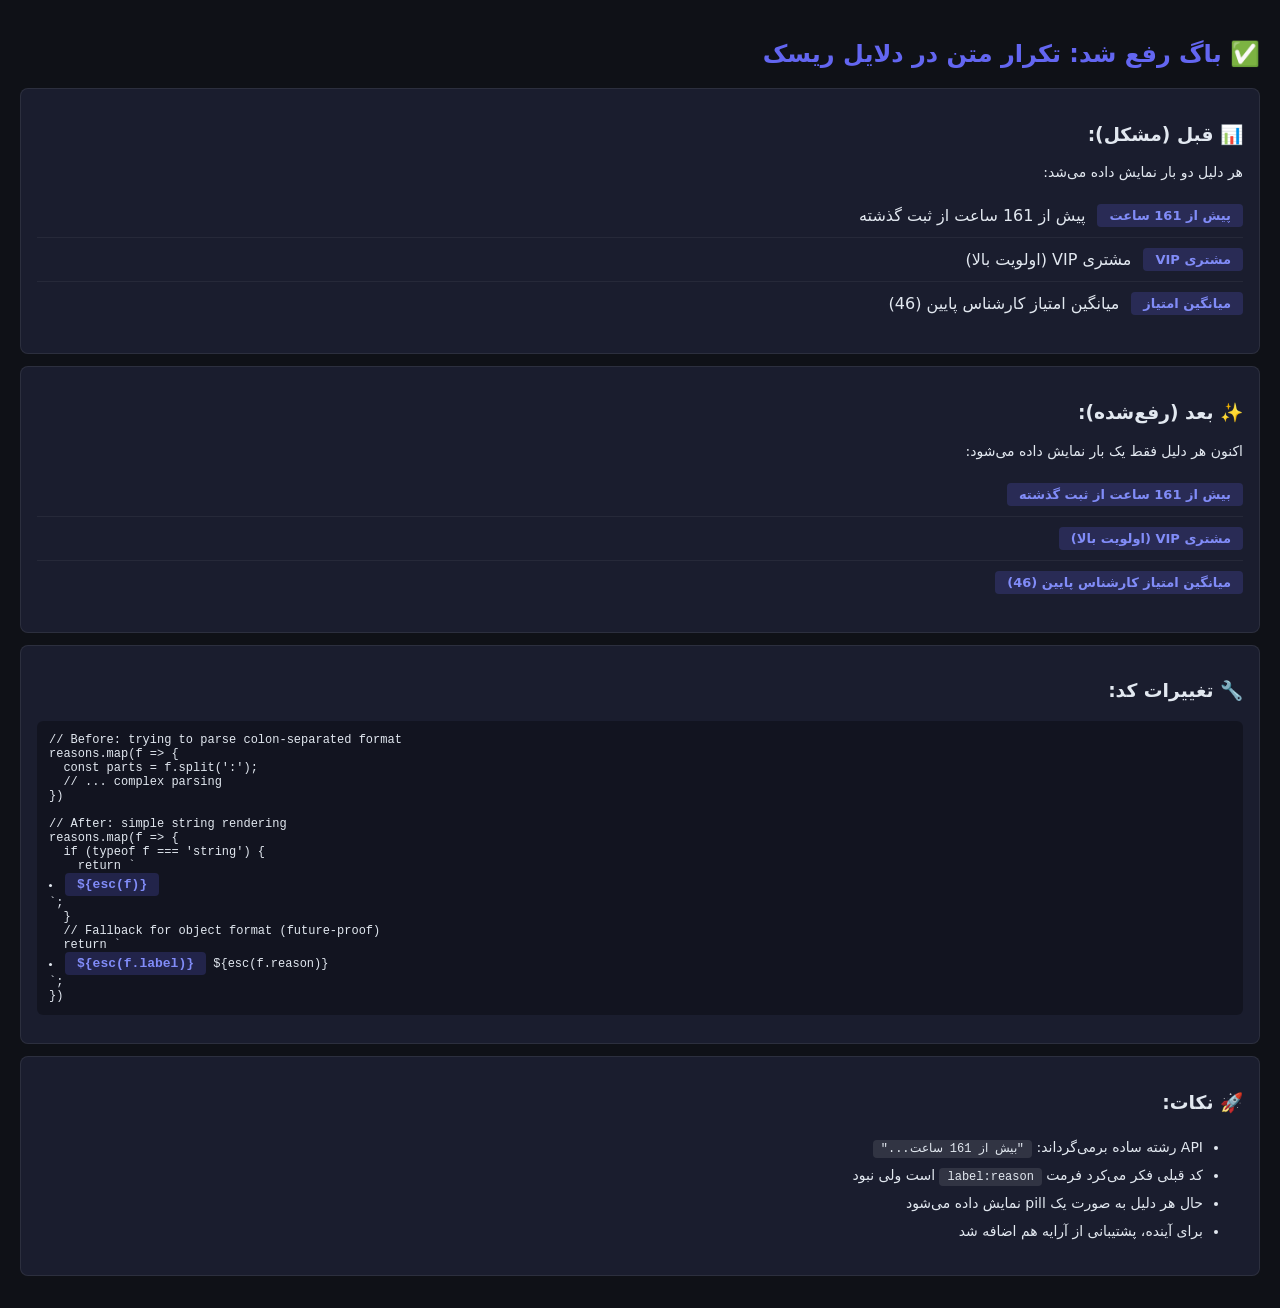
<file: static/bugfix-rec.html>
<!DOCTYPE html>
<html lang="fa" dir="rtl">
<head>
<meta charset="UTF-8">
<meta name="viewport" content="width=device-width, initial-scale=1.0">
<title>تست رفع باگ - پیشنهادات QA</title>
<style>
body { font-family: system-ui; background: #0f1117; color: #e2e8f0; margin: 0; padding: 20px; }
.card { background: #1a1d2e; border: 1px solid rgba(255,255,255,0.08); border-radius: 8px; padding: 16px; margin-bottom: 12px; }
h2 { color: #6366f1; }
.factor-pill { display: inline-block; padding: 4px 12px; border-radius: 4px; background: rgba(99,102,241,0.2); color: #818cf8; font-size: 13px; font-weight: 600; }
.factors { list-style: none; padding: 0; margin: 12px 0; }
.factors li { padding: 10px 0; border-bottom: 1px solid rgba(255,255,255,0.05); display: flex; align-items: center; gap: 12px; }
.factors li:last-child { border-bottom: none; }
.ok { color: #22c55e; }
.fail { color: #ef4444; }
code { background: rgba(255,255,255,0.1); padding: 2px 8px; border-radius: 4px; font-size: 12px; }
pre { background: rgba(0,0,0,0.3); padding: 12px; border-radius: 6px; font-size: 12px; overflow-x: auto; direction: ltr; text-align: left; }
</style>
</head>
<body>
<h2>✅ باگ رفع شد: تکرار متن در دلایل ریسک</h2>
<div class="card">
<h3>📊 قبل (مشکل):</h3>
<p style="color: var(--text-muted); font-size: 14px;">هر دلیل دو بار نمایش داده می‌شد:</p>
<ul class="factors">
<li><span class="factor-pill">پیش از 161 ساعت</span> پیش از 161 ساعت از ثبت گذشته</li>
<li><span class="factor-pill">مشتری VIP</span> مشتری VIP (اولویت بالا)</li>
<li><span class="factor-pill">میانگین امتیاز</span> میانگین امتیاز کارشناس پایین (46)</li>
</ul>
</div>
<div class="card">
<h3>✨ بعد (رفع‌شده):</h3>
<p style="color: var(--text-muted); font-size: 14px;">اکنون هر دلیل فقط یک بار نمایش داده می‌شود:</p>
<ul class="factors">
<li><span class="factor-pill">بیش از 161 ساعت از ثبت گذشته</span></li>
<li><span class="factor-pill">مشتری VIP (اولویت بالا)</span></li>
<li><span class="factor-pill">میانگین امتیاز کارشناس پایین (46)</span></li>
</ul>
</div>
<div class="card">
<h3>🔧 تغییرات کد:</h3>
<pre>// Before: trying to parse colon-separated format
reasons.map(f => {
  const parts = f.split(':');
  // ... complex parsing
})

// After: simple string rendering
reasons.map(f => {
  if (typeof f === 'string') {
    return `<li><span class="factor-pill">${esc(f)}</span></li>`;
  }
  // Fallback for object format (future-proof)
  return `<li><span class="factor-pill">${esc(f.label)}</span> <span>${esc(f.reason)}</span></li>`;
})</pre>
</div>
<div class="card">
<h3>🚀 نکات:</h3>
<ul style="color: var(--text-muted); font-size: 14px; line-height: 2">
<li>API رشته ساده برمی‌گرداند: <code>"بیش از 161 ساعت..."</code></li>
<li>کد قبلی فکر می‌کرد فرمت <code>label:reason</code> است ولی نبود</li>
<li>حال هر دلیل به صورت یک pill نمایش داده می‌شود</li>
<li>برای آینده، پشتیبانی از آرایه هم اضافه شد</li>
</ul>
</div>
</body>
</html>
</file>
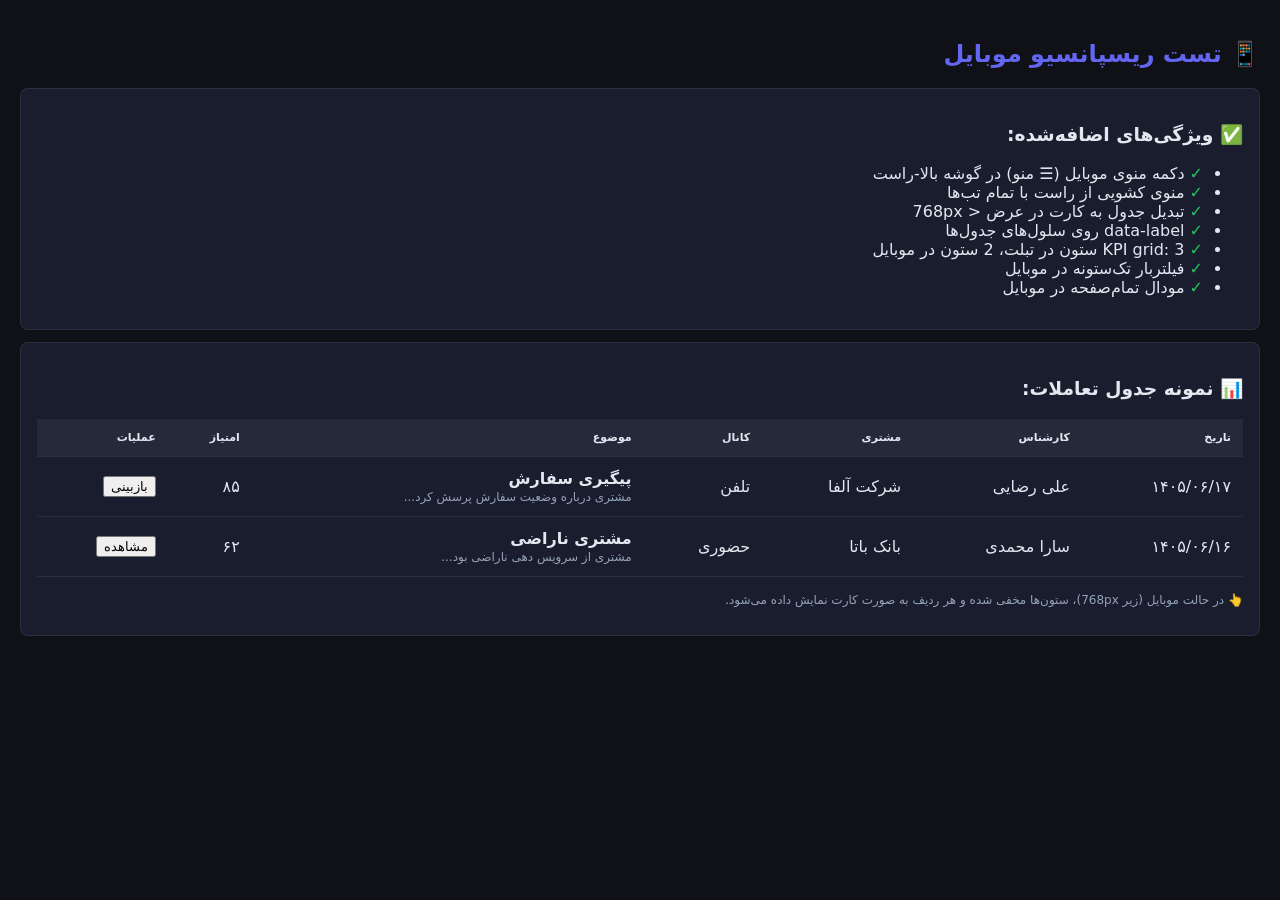
<file: static/mobile-test.html>
<!DOCTYPE html>
<html lang="fa" dir="rtl">
<head>
<meta charset="UTF-8">
<meta name="viewport" content="width=device-width, initial-scale=1.0">
<title>تست موبایل - کیفیت‌سنج CRM</title>
<style>
body { font-family: system-ui; background: #0f1117; color: #e2e8f0; margin: 0; padding: 20px; }
.card { background: #1a1d2e; border: 1px solid rgba(255,255,255,0.08); border-radius: 8px; padding: 16px; margin-bottom: 12px; }
h2 { color: #6366f1; }
.test-item { padding: 12px; border-bottom: 1px solid rgba(255,255,255,0.05); }
.ok { color: #22c55e; }
.fail { color: #ef4444; }
table { width: 100%; border-collapse: collapse; margin: 16px 0; }
th, td { padding: 12px; text-align: right; border-bottom: 1px solid rgba(255,255,255,0.08); }
th { background: rgba(255,255,255,0.05); font-size: 11px; text-transform: uppercase; }
tr:hover { background: rgba(99,102,241,0.04); }
@media (max-width: 768px) {
  thead { display: none; }
  tr, td { display: block; }
  td { padding: 8px 0; position: relative; padding-right: 45%; }
  td:before { content: attr(data-label); position: absolute; right: 0; width: 40%; font-weight: 600; color: #94a3b8; font-size: 12px; }
}
</style>
</head>
<body>
<h2>📱 تست ریسپانسیو موبایل</h2>
<div class="card">
<h3>✅ ویژگی‌های اضافه‌شده:</h3>
<ul>
<li><span class="ok">✓</span> دکمه منوی موبایل (☰ منو) در گوشه بالا-راست</li>
<li><span class="ok">✓</span> منوی کشویی از راست با تمام تب‌ها</li>
<li><span class="ok">✓</span> تبدیل جدول به کارت در عرض < 768px</li>
<li><span class="ok">✓</span> data-label روی سلول‌های جدول‌ها</li>
<li><span class="ok">✓</span> KPI grid: 3 ستون در تبلت، 2 ستون در موبایل</li>
<li><span class="ok">✓</span> فیلتربار تک‌ستونه در موبایل</li>
<li><span class="ok">✓</span> مودال تمام‌صفحه در موبایل</li>
</ul>
</div>
<div class="card">
<h3>📊 نمونه جدول تعاملات:</h3>
<table class="data-table">
<thead><tr><th>تاریخ</th><th>کارشناس</th><th>مشتری</th><th>کانال</th><th>موضوع</th><th>امتیاز</th><th>عملیات</th></tr></thead>
<tbody>
<tr>
<td data-label="تاریخ">۱۴۰۵/۰۶/۱۷</td>
<td data-label="کارشناس">علی رضایی</td>
<td data-label="مشتری">شرکت آلفا</td>
<td data-label="کانال"><span class="pill pill-muted">تلفن</span></td>
<td data-label="موضوع"><b>پیگیری سفارش</b><div style="color:#94a3b8;font-size:12px;margin-top:2px">مشتری درباره وضعیت سفارش پرسش کرد...</div></td>
<td data-label="امتیاز"><span class="pill pill-good">۸۵</span></td>
<td data-label="عملیات" class="row-actions"><button class="btn btn-sm btn-primary">بازبینی</button></td>
</tr>
<tr>
<td data-label="تاریخ">۱۴۰۵/۰۶/۱۶</td>
<td data-label="کارشناس">سارا محمدی</td>
<td data-label="مشتری">بانک باتا</td>
<td data-label="کانال"><span class="pill pill-info">حضوری</span></td>
<td data-label="موضوع"><b>مشتری ناراضی</b><div style="color:#94a3b8;font-size:12px;margin-top:2px">مشتری از سرویس دهی ناراضی بود...</div></td>
<td data-label="امتیاز"><span class="pill pill-warning">۶۲</span></td>
<td data-label="عملیات" class="row-actions"><button class="btn btn-sm">مشاهده</button></td>
</tr>
</tbody>
</table>
<p style="font-size:12px;color:#94a3b8">👆 در حالت موبایل (زیر 768px)، ستون‌ها مخفی شده و هر ردیف به صورت کارت نمایش داده می‌شود.</p>
</div>
</body>
</html>
</file>
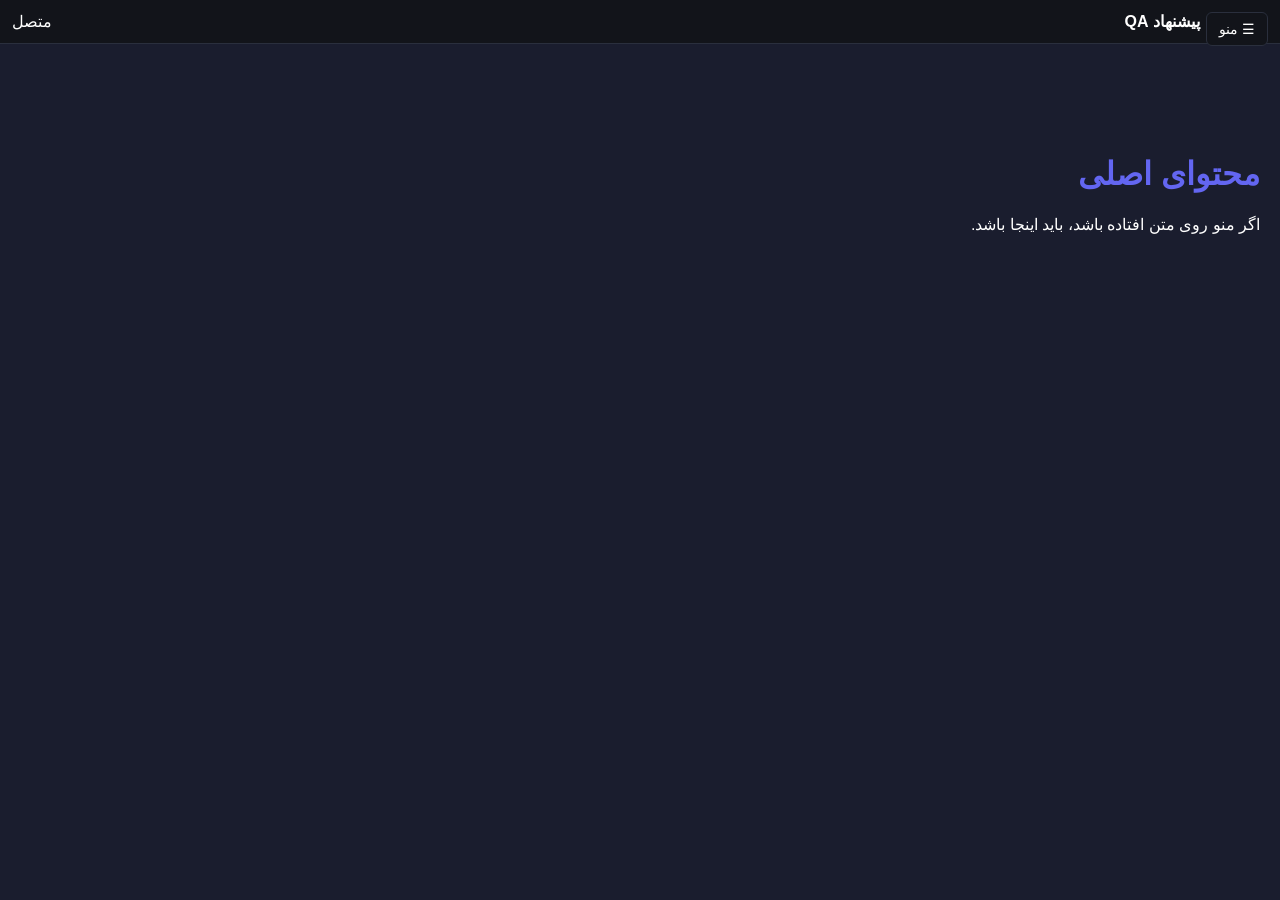
<file: static/test-overlay.html>
<!DOCTYPE html>
<html lang="fa" dir="rtl">
<head>
<meta charset="UTF-8">
<meta name="viewport" content="width=device-width, initial-scale=1.0">
<title>تست overlay</title>
<style>
body { margin: 0; font-family: sans-serif; background: #1a1d2e; color: white; }
.mobile-menu-btn {
  position: fixed;
  top: 12px;
  right: 12px;
  z-index: 100;
  background: #12141a;
  border: 1px solid #2a2f3d;
  border-radius: 6px;
  padding: 8px 12px;
  color: white;
  font-size: 14px;
  cursor: pointer;
}
.topbar {
  display: flex;
  align-items: center;
  justify-content: space-between;
  padding: 12px;
  padding-right: 80px;
  border-bottom: 1px solid #2a2f3d;
  background: #12141a;
  position: sticky;
  top: 0;
  z-index: 10;
}
.main {
  display: flex;
  flex-direction: column;
  min-width: 0;
  margin-top: 70px;
}
h1 { color: #6366f1; }
</style>
</head>
<body>
<button class="mobile-menu-btn">☰ منو</button>
<div class="topbar">
  <div style="font-size: 16px; font-weight: bold;">پیشنهاد QA</div>
  <span>متصل</span>
</div>
<div class="main">
  <div style="padding: 20px;">
    <h1>محتوای اصلی</h1>
    <p>اگر منو روی متن افتاده باشد، باید اینجا باشد.</p>
  </div>
</div>
</body>
</html>
</file>
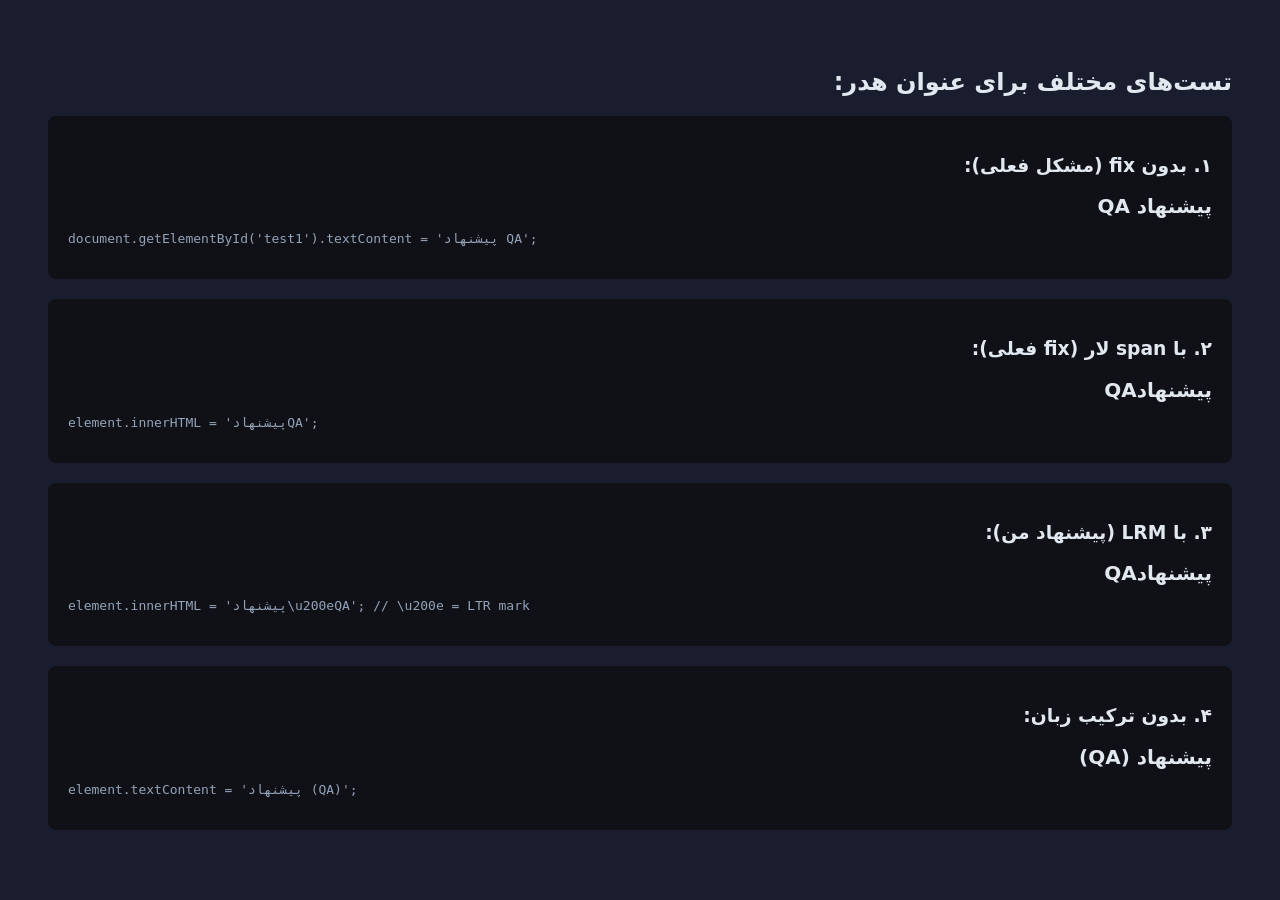
<file: static/test-topbar.html>
<!DOCTYPE html>
<html lang="fa" dir="rtl">
<head>
<meta charset="UTF-8">
<meta name="viewport" content="width=device-width, initial-scale=1.0">
<title>تست عنوان هدر</title>
<style>
body { font-family: system-ui; background: #1a1d2e; color: #e2e8f0; padding: 40px; }
.test-box { margin: 20px 0; padding: 20px; background: #0f1117; border-radius: 8px; }
.code { direction: ltr; text-align: left; font-family: monospace; color: #94a3b8; }
</style>
</head>
<body>
<h2>تست‌های مختلف برای عنوان هدر:</h2>

<div class="test-box">
<h3>۱. بدون fix (مشکل فعلی):</h3>
<div id="test1" style="font-size: 20px; font-weight: bold;"></div>
<pre class="code">document.getElementById('test1').textContent = 'پیشنهاد QA';</pre>
</div>

<div class="test-box">
<h3>۲. با span لار (fix فعلی):</h3>
<div id="test2" style="font-size: 20px; font-weight: bold;"></div>
<pre class="code">element.innerHTML = 'پیشنهاد<span dir="ltr" class="qa-label">QA</span>';</pre>
</div>

<div class="test-box">
<h3>۳. با LRM (پیشنهاد من):</h3>
<div id="test3" style="font-size: 20px; font-weight: bold;"></div>
<pre class="code">element.innerHTML = 'پیشنهاد\u200eQA'; // \u200e = LTR mark</pre>
</div>

<div class="test-box">
<h3>۴. بدون ترکیب زبان:</h3>
<div id="test4" style="font-size: 20px; font-weight: bold;"></div>
<pre class="code">element.textContent = 'پیشنهاد (QA)';</pre>
</div>

<script>
document.getElementById('test1').textContent = 'پیشنهاد QA';
document.getElementById('test2').innerHTML = 'پیشنهاد<span dir="ltr" class="qa-label">QA</span>';
document.getElementById('test3').innerHTML = 'پیشنهاد\u200eQA'; // LTR mark
document.getElementById('test4').textContent = 'پیشنهاد (QA)';
</script>
</body>
</html>
</file>
